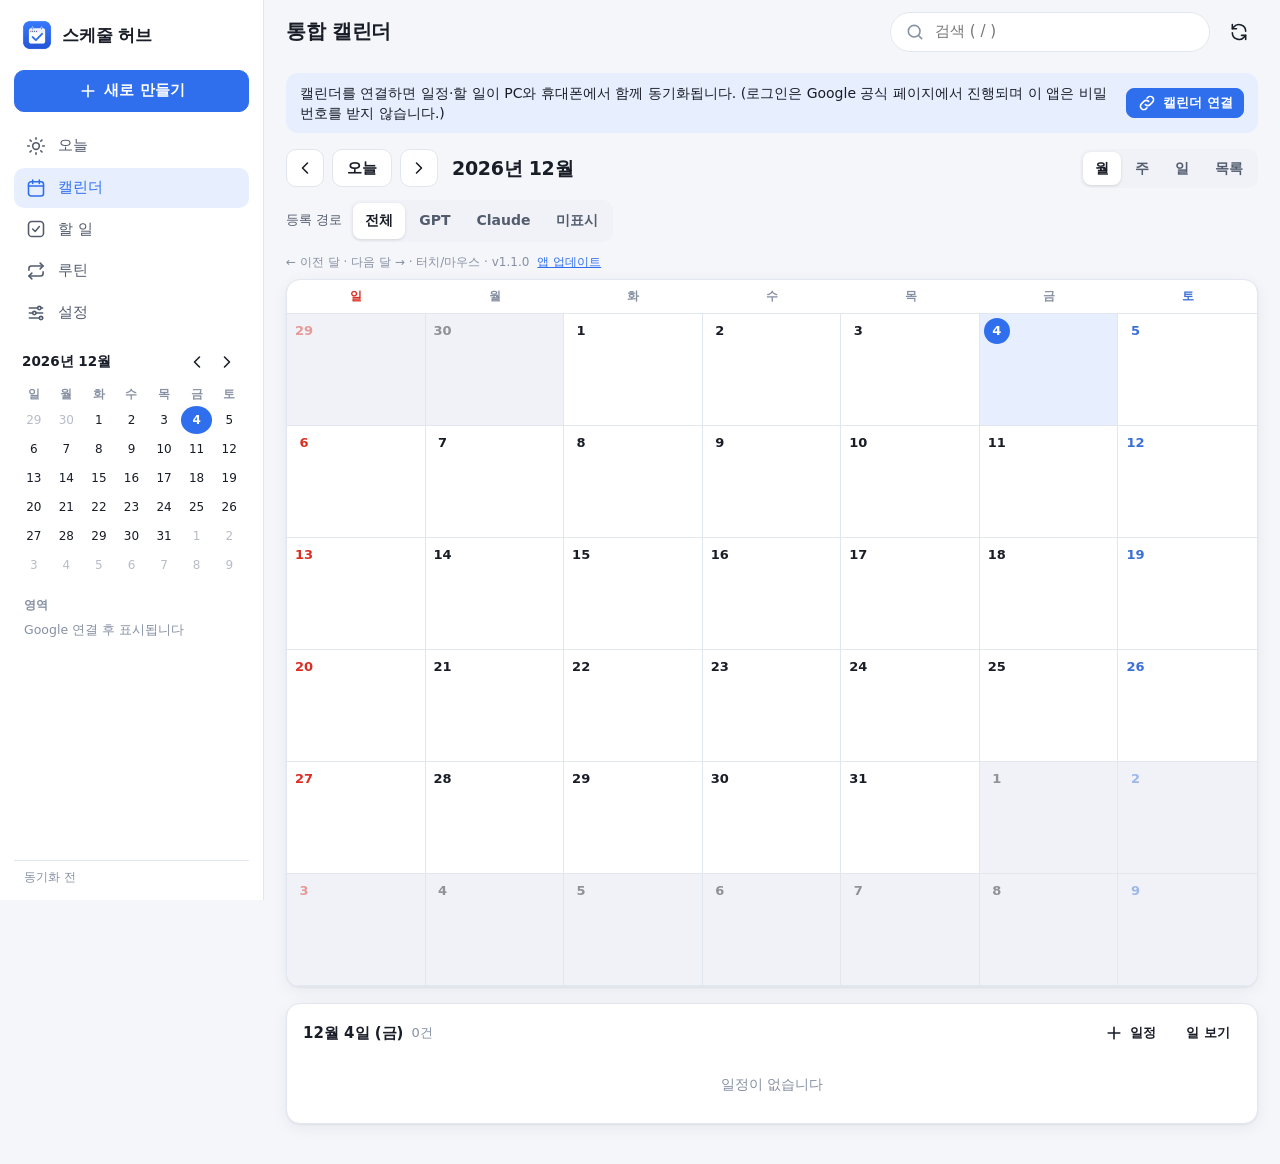
<file: index.html>
<!doctype html>
<html lang="ko">
<head>
  <meta charset="utf-8">
  <meta name="viewport" content="width=device-width, initial-scale=1, viewport-fit=cover">
  <title>스케줄 허브</title>
  <meta name="schedule-hub-release" content="1.1.0">
  <meta name="description" content="Google 캘린더·삼성 캘린더와 동기화되는 통합 일정·할 일·루틴 관리 앱">
  <meta name="theme-color" content="#f5f6fa">
  <meta name="mobile-web-app-capable" content="yes">
  <meta name="apple-mobile-web-app-capable" content="yes">
  <meta name="apple-mobile-web-app-title" content="스케줄 허브">
  <link rel="manifest" href="manifest.webmanifest">
  <link rel="icon" type="image/png" sizes="192x192" href="icons/icon-192.png">
  <link rel="apple-touch-icon" href="icons/apple-touch-icon.png">
  <link rel="stylesheet" href="css/app.css">
  <link rel="stylesheet" href="css/calendar-swipe.css?v=1.1.0">
  <script type="module" src="js/main.js?v=1.1.0"></script>
  <script type="module" src="js/event-complete.js"></script>
  <script type="module" src="js/calendar-swipe.js?v=1.1.0"></script>
</head>
<body>
  <div id="app" aria-busy="true">
    <aside class="sidebar" aria-label="사이드바">
      <div class="brand"><img src="icons/icon-192.png" alt=""><span>스케줄 허브</span></div>
      <button class="btn primary" data-action="new-any" style="width:100%;min-height:42px">
        <svg class="i" viewBox="0 0 24 24" aria-hidden="true"><path d="M12 5v14M5 12h14"/></svg>새로 만들기</button>
      <nav class="nav" aria-label="메뉴"></nav>
      <div class="side-sec mini" id="mini"></div>
      <div class="side-sec"><h4>영역</h4><div class="arealist" id="area-list"></div></div>
      <div class="side-foot" id="side-status"></div>
    </aside>
    <main>
      <header class="topbar">
        <h1 id="page-title">스케줄 허브</h1>
        <span class="grow"></span>
        <label class="search"><svg class="i" viewBox="0 0 24 24" aria-hidden="true"><circle cx="11" cy="11" r="7"/><path d="m20 20-3.5-3.5"/></svg>
          <input id="top-search" type="search" placeholder="검색 ( / )" aria-label="검색"></label>
        <button class="btn ghost icon mobile-only" data-action="search-mobile" aria-label="검색" id="search-m">
          <svg class="i" viewBox="0 0 24 24" aria-hidden="true"><circle cx="11" cy="11" r="7"/><path d="m20 20-3.5-3.5"/></svg></button>
        <button class="btn ghost icon" id="sync-btn" data-action="sync-btn" aria-label="동기화"></button>
      </header>
      <div id="banner" role="status"></div>
      <section id="view" aria-live="polite">
        <div class="empty" style="padding:60px 0">불러오는 중…</div>
      </section>
    </main>
    <nav class="tabbar" aria-label="하단 메뉴"></nav>
    <button class="fab" id="fab" data-action="fab" aria-label="새로 만들기">
      <svg class="i" viewBox="0 0 24 24" aria-hidden="true"><path d="M12 5v14M5 12h14"/></svg></button>
  </div>
  <div id="modal-root"></div>
  <div id="toast-root" aria-live="assertive"></div>
  <noscript>이 앱은 JavaScript가 필요합니다.</noscript>
</body>
</html>
</file>
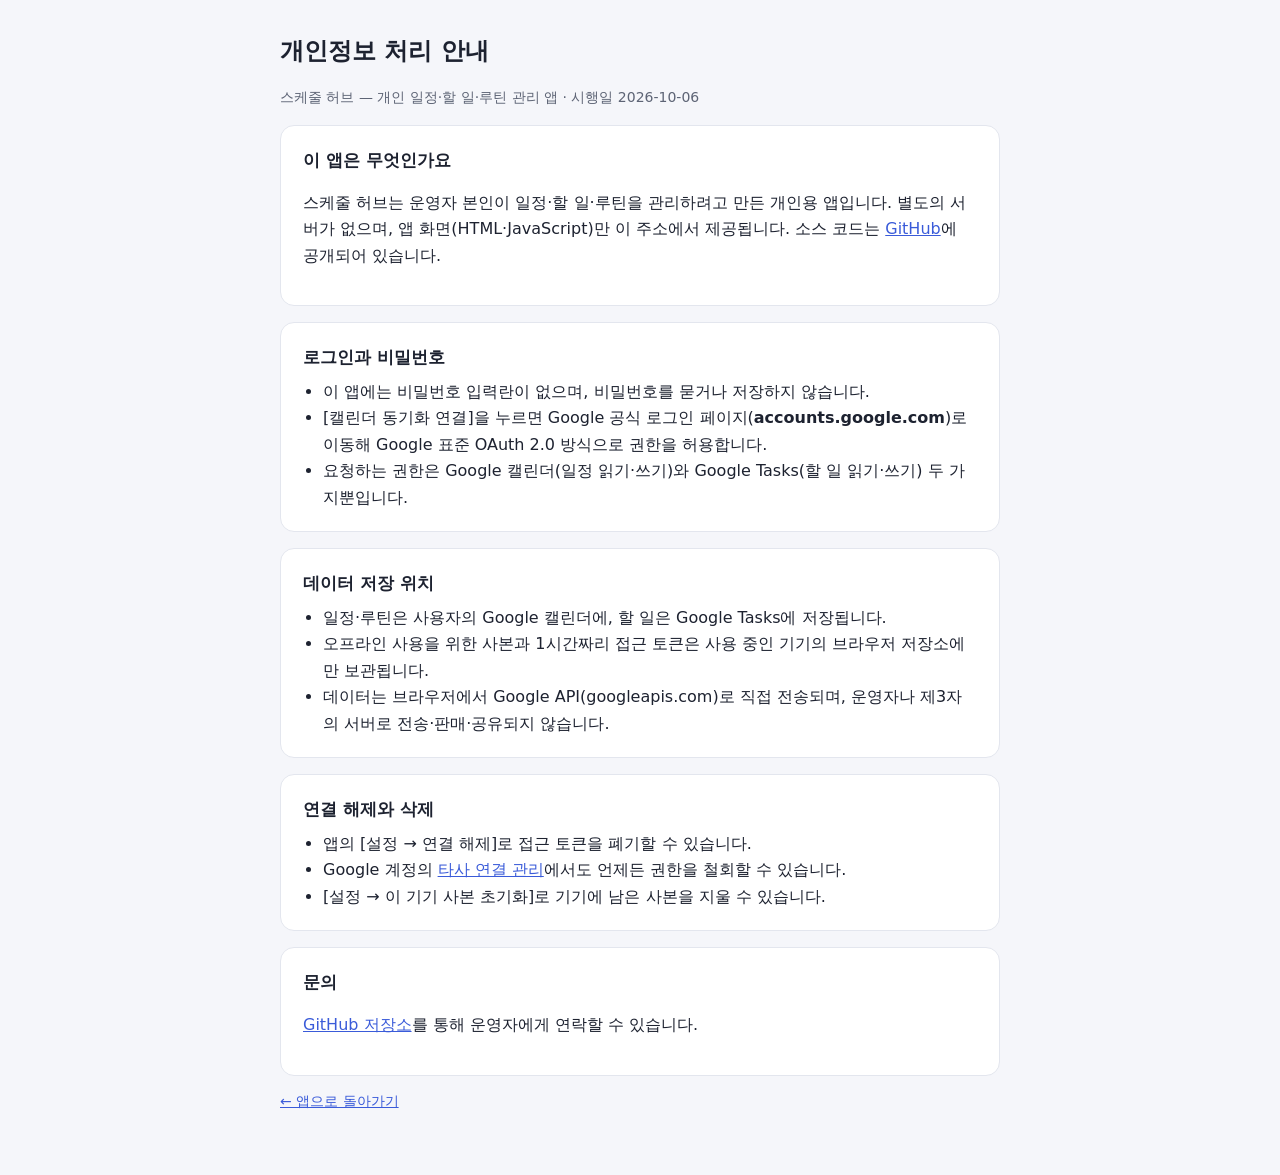
<file: privacy.html>
<!doctype html>
<html lang="ko">
<head>
  <meta charset="utf-8">
  <meta name="viewport" content="width=device-width, initial-scale=1">
  <title>개인정보 처리 안내 · 스케줄 허브</title>
  <meta name="description" content="스케줄 허브(개인 일정 관리 앱)의 개인정보 처리 안내">
  <link rel="icon" type="image/png" sizes="192x192" href="icons/icon-192.png">
  <style>
    :root { --bg:#f5f6fa; --fg:#1d2230; --muted:#5d6475; --card:#fff; --line:#e3e6ee; --acc:#3a5bd9; }
    @media (prefers-color-scheme: dark) { :root { --bg:#14161c; --fg:#e8eaf0; --muted:#a0a6b4; --card:#1d2029; --line:#2c303b; --acc:#8ea6ff; } }
    body { margin:0; background:var(--bg); color:var(--fg); font:16px/1.65 system-ui, -apple-system, "Segoe UI", "Malgun Gothic", sans-serif; }
    main { max-width:720px; margin:0 auto; padding:32px 16px 48px; }
    .card { background:var(--card); border:1px solid var(--line); border-radius:14px; padding:20px 22px; margin-top:16px; }
    h1 { font-size:24px; margin:0 0 4px; } h2 { font-size:17px; margin:0 0 8px; }
    p, li { color:var(--fg); } .muted { color:var(--muted); font-size:14px; }
    a { color:var(--acc); } ul { padding-left:20px; margin:0; }
  </style>
</head>
<body>
<main>
  <h1>개인정보 처리 안내</h1>
  <p class="muted">스케줄 허브 — 개인 일정·할 일·루틴 관리 앱 · 시행일 2026-10-06</p>

  <div class="card">
    <h2>이 앱은 무엇인가요</h2>
    <p>스케줄 허브는 운영자 본인이 일정·할 일·루틴을 관리하려고 만든 개인용 앱입니다. 별도의 서버가 없으며, 앱 화면(HTML·JavaScript)만 이 주소에서 제공됩니다. 소스 코드는 <a href="https://github.com/embrace0423-cmd/schedule-hub">GitHub</a>에 공개되어 있습니다.</p>
  </div>

  <div class="card">
    <h2>로그인과 비밀번호</h2>
    <ul>
      <li>이 앱에는 비밀번호 입력란이 없으며, 비밀번호를 묻거나 저장하지 않습니다.</li>
      <li>[캘린더 동기화 연결]을 누르면 Google 공식 로그인 페이지(<b>accounts.google.com</b>)로 이동해 Google 표준 OAuth 2.0 방식으로 권한을 허용합니다.</li>
      <li>요청하는 권한은 Google 캘린더(일정 읽기·쓰기)와 Google Tasks(할 일 읽기·쓰기) 두 가지뿐입니다.</li>
    </ul>
  </div>

  <div class="card">
    <h2>데이터 저장 위치</h2>
    <ul>
      <li>일정·루틴은 사용자의 Google 캘린더에, 할 일은 Google Tasks에 저장됩니다.</li>
      <li>오프라인 사용을 위한 사본과 1시간짜리 접근 토큰은 사용 중인 기기의 브라우저 저장소에만 보관됩니다.</li>
      <li>데이터는 브라우저에서 Google API(googleapis.com)로 직접 전송되며, 운영자나 제3자의 서버로 전송·판매·공유되지 않습니다.</li>
    </ul>
  </div>

  <div class="card">
    <h2>연결 해제와 삭제</h2>
    <ul>
      <li>앱의 [설정 → 연결 해제]로 접근 토큰을 폐기할 수 있습니다.</li>
      <li>Google 계정의 <a href="https://myaccount.google.com/connections">타사 연결 관리</a>에서도 언제든 권한을 철회할 수 있습니다.</li>
      <li>[설정 → 이 기기 사본 초기화]로 기기에 남은 사본을 지울 수 있습니다.</li>
    </ul>
  </div>

  <div class="card">
    <h2>문의</h2>
    <p><a href="https://github.com/embrace0423-cmd/schedule-hub">GitHub 저장소</a>를 통해 운영자에게 연락할 수 있습니다.</p>
  </div>
  <p class="muted"><a href="./">← 앱으로 돌아가기</a></p>
</main>
</body>
</html>
</file>
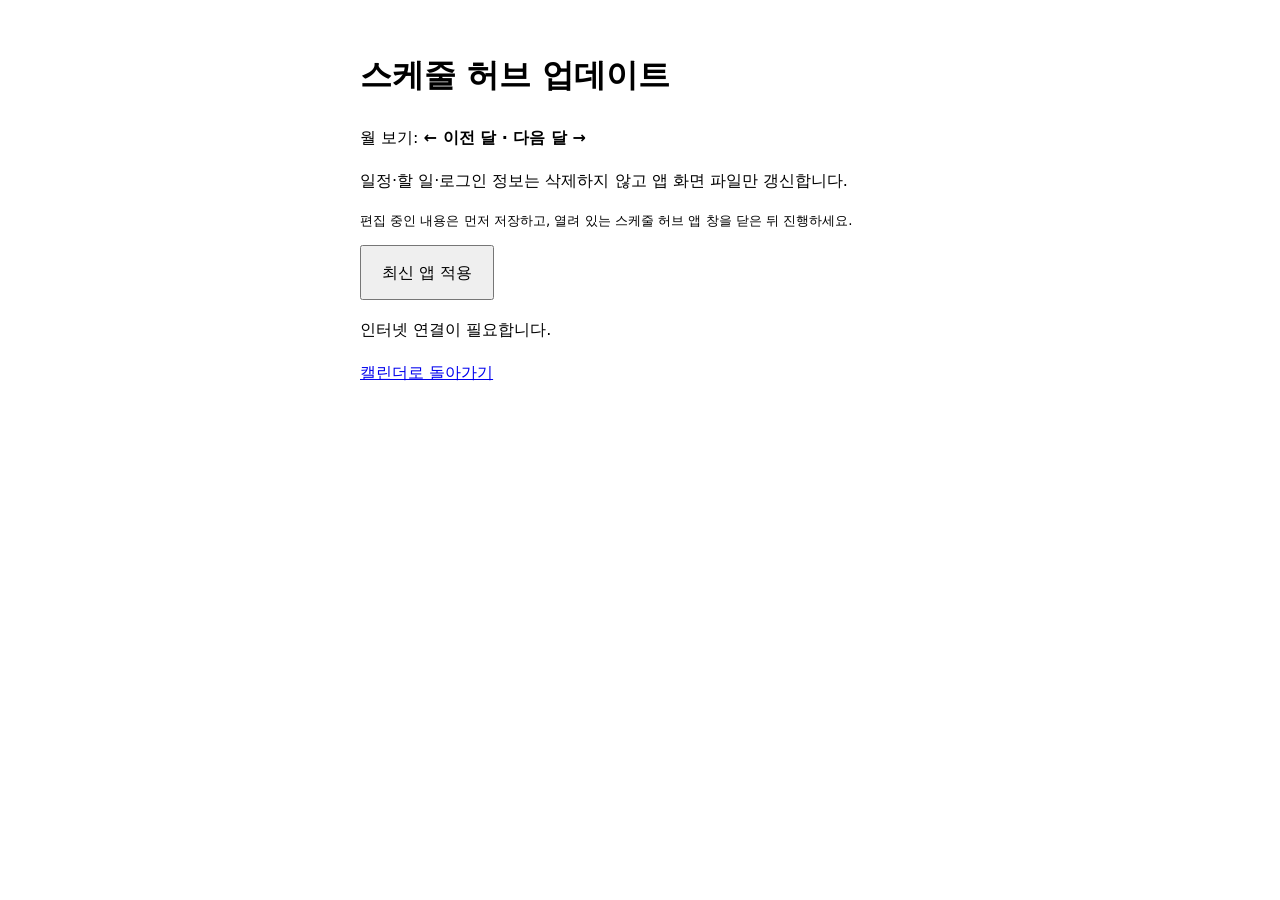
<file: update.html>
<!doctype html>
<html lang="ko">
<head>
  <meta charset="utf-8">
  <meta name="viewport" content="width=device-width, initial-scale=1">
  <meta name="robots" content="noindex">
  <title>스케줄 허브 · 앱 업데이트</title>
  <style>
    body { font: 16px/1.7 system-ui,sans-serif; max-width: 560px; margin: 48px auto; padding: 0 24px; }
    button, a { font: inherit; } button { padding: 12px 20px; cursor: pointer; }
    #status { white-space: pre-wrap; } small { display: block; margin: 12px 0; }
  </style>
</head>
<body>
  <h1>스케줄 허브 업데이트</h1>
  <p>월 보기: <strong>← 이전 달 · 다음 달 →</strong></p>
  <p>일정·할 일·로그인 정보는 삭제하지 않고 앱 화면 파일만 갱신합니다.</p>
  <small>편집 중인 내용은 먼저 저장하고, 열려 있는 스케줄 허브 앱 창을 닫은 뒤 진행하세요.</small>
  <button id="update" type="button">최신 앱 적용</button>
  <p id="status" role="status" aria-live="polite">인터넷 연결이 필요합니다.</p>
  <p><a id="back" href="./#/calendar?v=month">캘린더로 돌아가기</a></p>
  <script type="module">
    const base = new URL('./', location.href);
    const button = document.getElementById('update');
    const status = document.getElementById('status');
    const delay = (ms) => new Promise((r) => setTimeout(r, ms));
    function versionOf(worker) {
      if (!worker) return Promise.resolve(null);
      return new Promise((resolve) => {
        const channel = new MessageChannel();
        let timer;
        const finish = (value) => { clearTimeout(timer); channel.port1.close(); resolve(value); };
        timer = setTimeout(() => finish(null), 600);
        channel.port1.onmessage = (event) => finish(event.data?.version || null);
        try { worker.postMessage({ type: 'SH_GET_VERSION' }, [channel.port2]); }
        catch { finish(null); }
      });
    }
    button.addEventListener('click', async () => {
      button.disabled = true;
      status.textContent = '최신 앱 파일을 확인하고 있습니다…';
      try {
        const response = await fetch(new URL('sw.js?check=' + Date.now(), base), { cache: 'no-store' });
        if (!response.ok) throw new Error('최신 버전 확인 실패');
        const text = await response.text();
        const expected = text.match(/const VERSION\s*=\s*['"](sh-v[\d.]+)['"]/)?.[1];
        if (!expected) throw new Error('버전 정보를 확인하지 못했습니다.');
        if (!('serviceWorker' in navigator)) throw new Error('이 브라우저에서는 앱 업데이트를 지원하지 않습니다. Chrome으로 여세요.');
        const reg = await navigator.serviceWorker.register(new URL('sw.js', base), { scope: base.href, updateViaCache: 'none' });
        await reg.update();
        let activeVersion = null;
        const deadline = Date.now() + 30000;
        while (Date.now() < deadline) {
          reg.waiting?.postMessage({ type: 'SH_SKIP_WAITING' });
          activeVersion = await versionOf(reg.active);
          if (activeVersion === expected) break;
          await delay(250);
        }
        if (activeVersion !== expected) throw new Error('아직 업데이트가 완료되지 않았습니다. 연결을 확인하고 다시 눌러주세요.');
        // 새 worker가 HTML을 처리하도록 제어권 취득까지 확인한다.
        if (await versionOf(navigator.serviceWorker.controller) !== expected)
          throw new Error('앱 제어권 전환 중입니다. 잠시 후 다시 눌러주세요.');
        status.textContent = `업데이트 완료 (${expected}). 캘린더를 엽니다…`;
        const target = new URL('./', base);
        target.searchParams.set('app-update', expected);
        target.hash = '/calendar?v=month';
        location.replace(target.href);
      } catch (error) {
        status.textContent = `${error.message}\n일정과 로그인 정보는 그대로 유지됩니다.`;
        button.disabled = false;
      }
    });
  </script>
</body>
</html>
</file>
<file: css/app.css>
/* ───────── 스케줄 허브 — 디자인 토큰 ───────── */
:root {
  --bg: #f5f6fa;
  --surface: #ffffff;
  --surface-2: #f0f2f7;
  --surface-3: #e7eaf2;
  --text: #191d27;
  --text-2: #535c6e;
  --text-3: #8790a3;
  --line: #e2e6ee;
  --brand: #2f6fed;
  --brand-ink: #ffffff;
  --brand-weak: #e7efff;
  --danger: #d93025;
  --danger-weak: #fde8e6;
  --ok: #188038;
  --ok-weak: #e3f4e8;
  --warn: #c26401;
  --shadow: 0 1px 2px rgba(20, 28, 45, 0.06), 0 4px 16px rgba(20, 28, 45, 0.06);
  --shadow-lg: 0 10px 40px rgba(20, 28, 45, 0.18);
  --radius: 14px;
  --radius-sm: 10px;
  --sidebar: 264px;
  --tabbar: 62px;
  --safe-b: env(safe-area-inset-bottom, 0px);
  --font: 'Pretendard Variable', Pretendard, -apple-system, BlinkMacSystemFont, 'Segoe UI', 'Malgun Gothic',
    'Apple SD Gothic Neo', 'Noto Sans KR', system-ui, sans-serif;
  color-scheme: light;
}
@media (prefers-color-scheme: dark) {
  :root:not([data-theme='light']) {
    --bg: #0e1117;
    --surface: #161a22;
    --surface-2: #1d222c;
    --surface-3: #262c38;
    --text: #e7eaf1;
    --text-2: #a7afc0;
    --text-3: #747d90;
    --line: #2a303c;
    --brand: #7ea6ff;
    --brand-ink: #0d1b3a;
    --brand-weak: #1c2945;
    --danger: #ff7b6e;
    --danger-weak: #3a1f1d;
    --ok: #6fcf8c;
    --ok-weak: #18301f;
    --warn: #f0a649;
    --shadow: 0 1px 2px rgba(0, 0, 0, 0.3), 0 4px 16px rgba(0, 0, 0, 0.25);
    --shadow-lg: 0 10px 40px rgba(0, 0, 0, 0.5);
    color-scheme: dark;
  }
}
:root[data-theme='dark'] {
  --bg: #0e1117;
  --surface: #161a22;
  --surface-2: #1d222c;
  --surface-3: #262c38;
  --text: #e7eaf1;
  --text-2: #a7afc0;
  --text-3: #747d90;
  --line: #2a303c;
  --brand: #7ea6ff;
  --brand-ink: #0d1b3a;
  --brand-weak: #1c2945;
  --danger: #ff7b6e;
  --danger-weak: #3a1f1d;
  --ok: #6fcf8c;
  --ok-weak: #18301f;
  --warn: #f0a649;
  --shadow: 0 1px 2px rgba(0, 0, 0, 0.3), 0 4px 16px rgba(0, 0, 0, 0.25);
  --shadow-lg: 0 10px 40px rgba(0, 0, 0, 0.5);
  color-scheme: dark;
}

* {
  box-sizing: border-box;
}
html,
body {
  margin: 0;
  height: 100%;
}
body {
  background: var(--bg);
  color: var(--text);
  font-family: var(--font);
  font-size: 15px;
  line-height: 1.45;
  -webkit-font-smoothing: antialiased;
  -webkit-tap-highlight-color: transparent;
  overscroll-behavior-y: none;
}
button,
input,
select,
textarea {
  font: inherit;
  color: inherit;
}
a {
  color: var(--brand);
}
.sr {
  position: absolute;
  width: 1px;
  height: 1px;
  overflow: hidden;
  clip: rect(0 0 0 0);
}
svg.i {
  width: 20px;
  height: 20px;
  flex: none;
  stroke: currentColor;
  fill: none;
  stroke-width: 1.9;
  stroke-linecap: round;
  stroke-linejoin: round;
}

/* ───────── 레이아웃 ───────── */
#app {
  display: grid;
  grid-template-columns: var(--sidebar) 1fr;
  min-height: 100vh;
  min-height: 100dvh;
}
.sidebar {
  position: sticky;
  top: 0;
  height: 100vh;
  height: 100dvh;
  overflow-y: auto;
  background: var(--surface);
  border-right: 1px solid var(--line);
  padding: 18px 14px 14px;
  display: flex;
  flex-direction: column;
  gap: 14px;
}
.brand {
  display: flex;
  align-items: center;
  gap: 10px;
  padding: 2px 8px 6px;
  font-weight: 750;
  font-size: 17px;
  letter-spacing: -0.2px;
}
.brand img {
  width: 30px;
  height: 30px;
  border-radius: 8px;
}
.nav {
  display: flex;
  flex-direction: column;
  gap: 2px;
}
.nav a {
  display: flex;
  align-items: center;
  gap: 12px;
  padding: 9px 12px;
  border-radius: 10px;
  color: var(--text-2);
  text-decoration: none;
  font-weight: 560;
}
.nav a:hover {
  background: var(--surface-2);
}
.nav a.on {
  background: var(--brand-weak);
  color: var(--brand);
}
.nav .count {
  margin-left: auto;
  font-size: 12px;
  background: var(--danger);
  color: #fff;
  border-radius: 999px;
  padding: 0 7px;
  line-height: 18px;
  font-weight: 700;
}
.side-sec h4 {
  margin: 4px 10px 6px;
  font-size: 12px;
  color: var(--text-3);
  font-weight: 650;
  letter-spacing: 0.2px;
}
.side-foot {
  margin-top: auto;
  font-size: 12px;
  color: var(--text-3);
  padding: 8px 10px 0;
  border-top: 1px solid var(--line);
  display: flex;
  align-items: center;
  gap: 8px;
}

main {
  min-width: 0;
  display: flex;
  flex-direction: column;
}
.topbar {
  position: sticky;
  top: 0;
  z-index: 20;
  display: flex;
  align-items: center;
  gap: 10px;
  padding: 12px 22px;
  background: color-mix(in srgb, var(--bg) 88%, transparent);
  backdrop-filter: blur(10px);
  -webkit-backdrop-filter: blur(10px);
  border-bottom: 1px solid transparent;
}
.topbar h1 {
  font-size: 20px;
  margin: 0;
  font-weight: 750;
  letter-spacing: -0.3px;
  white-space: nowrap;
  overflow: hidden;
  text-overflow: ellipsis;
}
.topbar .grow {
  flex: 1;
}
.search {
  display: flex;
  align-items: center;
  gap: 8px;
  background: var(--surface);
  border: 1px solid var(--line);
  border-radius: 999px;
  padding: 7px 14px;
  width: min(320px, 34vw);
  color: var(--text-3);
}
.search input {
  border: 0;
  outline: 0;
  background: transparent;
  width: 100%;
  color: var(--text);
}
#view {
  padding: 6px 22px 40px;
  max-width: 1280px;
  width: 100%;
}
#banner:empty {
  display: none;
}
#banner {
  padding: 0 22px;
  max-width: 1280px;
}

/* ───────── 공통 컴포넌트 ───────── */
.btn {
  display: inline-flex;
  align-items: center;
  justify-content: center;
  gap: 6px;
  min-height: 38px;
  padding: 0 14px;
  border-radius: 10px;
  border: 1px solid var(--line);
  background: var(--surface);
  color: var(--text);
  font-weight: 600;
  cursor: pointer;
  white-space: nowrap;
  text-decoration: none;
}
.btn:hover {
  background: var(--surface-2);
}
.btn.primary {
  background: var(--brand);
  border-color: var(--brand);
  color: var(--brand-ink);
}
.btn.primary:hover {
  filter: brightness(1.06);
}
.btn.danger {
  color: var(--danger);
}
.btn.ghost {
  border-color: transparent;
  background: transparent;
}
.btn.ghost:hover {
  background: var(--surface-2);
}
.btn.sm {
  min-height: 30px;
  padding: 0 10px;
  font-size: 13px;
  border-radius: 8px;
}
.btn.icon {
  width: 38px;
  padding: 0;
}
.btn:disabled {
  opacity: 0.5;
  cursor: default;
}
.btn:focus-visible,
a:focus-visible,
input:focus-visible,
select:focus-visible,
textarea:focus-visible,
[tabindex]:focus-visible {
  outline: 2px solid var(--brand);
  outline-offset: 2px;
}
.seg {
  display: inline-flex;
  background: var(--surface-2);
  border-radius: 10px;
  padding: 3px;
  gap: 2px;
}
.seg {
  flex: none;
}
.seg button {
  white-space: nowrap;
  border: 0;
  background: transparent;
  padding: 6px 12px;
  border-radius: 8px;
  font-weight: 600;
  color: var(--text-2);
  cursor: pointer;
  font-size: 14px;
}
.seg button.on {
  background: var(--surface);
  color: var(--text);
  box-shadow: 0 1px 3px rgba(0, 0, 0, 0.12);
}
.card {
  background: var(--surface);
  border: 1px solid var(--line);
  border-radius: var(--radius);
  box-shadow: var(--shadow);
}
.card > header {
  display: flex;
  align-items: center;
  gap: 8px;
  padding: 14px 16px 6px;
}
.card > header h3 {
  margin: 0;
  font-size: 15px;
  font-weight: 700;
}
.card > header .sub {
  color: var(--text-3);
  font-size: 13px;
}
.card > header .end {
  margin-left: auto;
}
.card .body {
  padding: 6px 16px 14px;
}
.empty {
  color: var(--text-3);
  font-size: 14px;
  padding: 14px 2px;
  text-align: center;
}
.chip {
  display: inline-flex;
  align-items: center;
  gap: 5px;
  font-size: 12px;
  padding: 2px 8px;
  border-radius: 999px;
  background: var(--surface-2);
  color: var(--text-2);
  white-space: nowrap;
  font-weight: 560;
}
.dot {
  width: 9px;
  height: 9px;
  border-radius: 50%;
  flex: none;
  display: inline-block;
}
.muted {
  color: var(--text-3);
}
.danger-t {
  color: var(--danger);
}
.ok-t {
  color: var(--ok);
}
.row {
  display: flex;
  align-items: center;
  gap: 8px;
}
.wrap {
  flex-wrap: wrap;
}
.grid2 {
  display: grid;
  grid-template-columns: 1.15fr 1fr;
  gap: 16px;
  align-items: start;
}
.stack {
  display: flex;
  flex-direction: column;
  gap: 16px;
}

/* 배너 */
.notice {
  display: flex;
  align-items: center;
  gap: 10px;
  padding: 10px 14px;
  border-radius: 12px;
  margin: 8px 0 4px;
  background: var(--brand-weak);
  color: var(--text);
  font-size: 14px;
  flex-wrap: wrap;
}
.notice.warn {
  background: #fff4e0;
}
.notice.err {
  background: var(--danger-weak);
}
:root[data-theme='dark'] .notice.warn {
  background: #3a2c12;
}
@media (prefers-color-scheme: dark) {
  :root:not([data-theme='light']) .notice.warn {
    background: #3a2c12;
  }
}
.notice .grow {
  flex: 1;
  min-width: 160px;
}

/* 빠른 입력 */
.quick {
  padding: 12px;
  display: flex;
  flex-direction: column;
  gap: 8px;
}
.quick .bar {
  display: flex;
  gap: 8px;
  align-items: center;
}
.quick input {
  flex: 1;
  min-width: 0;
  height: 42px;
  border-radius: 10px;
  border: 1px solid var(--line);
  background: var(--surface-2);
  padding: 0 14px;
  outline: none;
}
.quick input:focus {
  border-color: var(--brand);
  background: var(--surface);
}
.quick .preview {
  font-size: 13px;
  color: var(--text-2);
  min-height: 18px;
  padding-left: 4px;
}
.quick .preview b {
  color: var(--brand);
  font-weight: 650;
}

/* 오늘 화면 */
.hello {
  display: flex;
  align-items: flex-end;
  justify-content: space-between;
  gap: 12px;
  margin: 8px 0 14px;
  flex-wrap: wrap;
}
.hello .date {
  font-size: 26px;
  font-weight: 780;
  letter-spacing: -0.5px;
}
.hello .sum {
  color: var(--text-2);
  font-size: 14px;
  margin-top: 2px;
}
.stats {
  display: flex;
  gap: 8px;
}
.stat {
  background: var(--surface);
  border: 1px solid var(--line);
  border-radius: 12px;
  padding: 8px 14px;
  min-width: 82px;
}
.stat b {
  display: block;
  font-size: 20px;
  font-weight: 760;
}
.stat span {
  font-size: 12px;
  color: var(--text-3);
}
.stat.alert b {
  color: var(--danger);
}

/* 일정 목록 아이템 */
.ev {
  display: flex;
  gap: 12px;
  padding: 9px 6px;
  border-radius: 10px;
  cursor: pointer;
  align-items: stretch;
}
.ev:hover {
  background: var(--surface-2);
}
.ev .t {
  width: 92px;
  flex: none;
  font-size: 13px;
  color: var(--text-2);
  font-variant-numeric: tabular-nums;
  padding-top: 1px;
}
.ev .bar {
  width: 4px;
  border-radius: 4px;
  flex: none;
}
.ev .c {
  min-width: 0;
  flex: 1;
}
.ev .title {
  font-weight: 620;
  overflow: hidden;
  text-overflow: ellipsis;
}
.ev .meta {
  font-size: 12.5px;
  color: var(--text-3);
  display: flex;
  gap: 8px;
  flex-wrap: wrap;
  margin-top: 1px;
}
.ev.past {
  opacity: 0.55;
}
.ev.pending .title::after,
.task.pending .title::after {
  content: '동기화 대기';
  font-size: 11px;
  color: var(--warn);
  margin-left: 8px;
  font-weight: 600;
}
.nowline {
  display: flex;
  align-items: center;
  gap: 8px;
  color: var(--danger);
  font-size: 12px;
  font-weight: 700;
  margin: 2px 6px;
}
.nowline::after {
  content: '';
  flex: 1;
  height: 2px;
  background: var(--danger);
  border-radius: 2px;
}
.day-h {
  font-size: 13px;
  font-weight: 700;
  color: var(--text-2);
  margin: 12px 6px 2px;
  display: flex;
  gap: 8px;
  align-items: baseline;
}
.day-h .muted {
  font-weight: 500;
}

/* 할 일 */
.task {
  display: flex;
  gap: 10px;
  padding: 9px 6px;
  border-radius: 10px;
  align-items: flex-start;
  cursor: pointer;
}
.task:hover {
  background: var(--surface-2);
}
.task.sub {
  padding-left: 30px;
}
.chk {
  width: 22px;
  height: 22px;
  border-radius: 50%;
  border: 2px solid var(--text-3);
  background: transparent;
  flex: none;
  cursor: pointer;
  display: grid;
  place-items: center;
  margin-top: 1px;
  padding: 0;
}
.chk:hover {
  border-color: var(--brand);
}
.chk.on {
  background: var(--ok);
  border-color: var(--ok);
}
.chk.on::after {
  content: '';
  width: 6px;
  height: 11px;
  border: solid #fff;
  border-width: 0 2.5px 2.5px 0;
  transform: rotate(45deg) translate(-1px, -1px);
}
.task .c {
  flex: 1;
  min-width: 0;
}
.task .title {
  font-weight: 560;
  word-break: break-word;
}
.task.done .title {
  text-decoration: line-through;
  color: var(--text-3);
}
.task .meta {
  font-size: 12.5px;
  color: var(--text-3);
  display: flex;
  gap: 8px;
  flex-wrap: wrap;
  margin-top: 2px;
  align-items: center;
}
.flag {
  color: var(--danger);
  font-weight: 700;
  font-size: 12px;
}
.group-h {
  display: flex;
  align-items: center;
  gap: 8px;
  font-size: 13px;
  font-weight: 700;
  color: var(--text-2);
  margin: 16px 6px 4px;
}
.group-h .n {
  color: var(--text-3);
  font-weight: 600;
}

/* 루틴 */
.rt {
  display: grid;
  grid-template-columns: auto 1fr auto;
  gap: 12px;
  align-items: center;
  padding: 12px 6px;
  border-bottom: 1px solid var(--line);
}
.rt:last-child {
  border-bottom: 0;
}
.rt .title {
  font-weight: 650;
}
.rt .meta {
  font-size: 12.5px;
  color: var(--text-3);
}
.strip {
  display: flex;
  gap: 4px;
  margin-top: 6px;
}
.strip i {
  width: 14px;
  height: 14px;
  border-radius: 4px;
  background: var(--surface-3);
  display: block;
}
.strip i.done {
  background: var(--ok);
}
.strip i.miss {
  background: transparent;
  border: 1.5px solid var(--danger);
  opacity: 0.6;
}
.strip i.today {
  outline: 2px solid var(--brand);
  outline-offset: 1px;
}
.streak {
  text-align: right;
  font-size: 12px;
  color: var(--text-3);
  min-width: 64px;
}
.streak b {
  display: block;
  font-size: 18px;
  color: var(--text);
}
.progress {
  height: 6px;
  border-radius: 6px;
  background: var(--surface-3);
  overflow: hidden;
}
.progress > i {
  display: block;
  height: 100%;
  background: var(--ok);
  border-radius: 6px;
}

/* ───────── 캘린더 ───────── */
.source-filter {
  display: flex;
  align-items: center;
  flex-wrap: wrap;
  gap: 8px;
  margin: 0 0 12px;
  font-size: 13px;
  color: var(--text-2);
}
.source-filter button { min-height: 36px; }
.source-badge {
  display: inline-block;
  padding: 0 5px;
  border: 1px solid var(--line);
  border-radius: 4px;
  font-size: 11px;
  line-height: 1.4;
  white-space: nowrap;
}
.source-badge.compact {
  flex-shrink: 0;
  padding: 0 2px;
  border-color: currentColor;
  font-size: 9px;
  line-height: 1.2;
  font-weight: 700;
  text-decoration: none;
}
.tg-ev .source-badge { margin-right: 3px; }

.cal-tools {
  display: flex;
  align-items: center;
  gap: 8px;
  margin: 6px 0 12px;
  flex-wrap: wrap;
}
.cal-tools h2 {
  font-size: 19px;
  margin: 0 6px;
  font-weight: 740;
  letter-spacing: -0.3px;
  min-width: 128px;
}
.cal-tools .grow {
  flex: 1;
}
.month {
  display: grid;
  grid-template-columns: repeat(7, minmax(0, 1fr));
  background: var(--surface);
  border: 1px solid var(--line);
  border-radius: var(--radius);
  overflow: hidden;
  box-shadow: var(--shadow);
}
.month .wd {
  text-align: center;
  font-size: 12px;
  font-weight: 700;
  color: var(--text-3);
  padding: 8px 0;
  border-bottom: 1px solid var(--line);
}
.month .wd.sun,
.mcell.sun .num,
.mcell.hol .num {
  color: var(--danger);
}
.month .wd.sat,
.mcell.sat .num {
  color: #3b6fd8;
}
.mcell {
  min-height: 112px;
  border-right: 1px solid var(--line);
  border-bottom: 1px solid var(--line);
  padding: 4px 4px 6px;
  cursor: pointer;
  min-width: 0;
  display: flex;
  flex-direction: column;
  gap: 2px;
}
.mcell:nth-child(7n) {
  border-right: 0;
}
.mcell.other {
  background: var(--surface-2);
}
.mcell.other .num {
  opacity: 0.45;
}
.mcell.sel {
  background: var(--brand-weak);
}
.mcell .num {
  font-size: 13px;
  font-weight: 650;
  width: 26px;
  height: 26px;
  display: grid;
  place-items: center;
  border-radius: 50%;
  font-variant-numeric: tabular-nums;
}
.mcell.today .num {
  background: var(--brand);
  color: var(--brand-ink) !important;
}
.mcell .hname {
  font-size: 10.5px;
  color: var(--danger);
  overflow: hidden;
  white-space: nowrap;
  text-overflow: ellipsis;
  padding: 0 3px;
}
.mchip {
  font-size: 12px;
  line-height: 18px;
  padding: 0 6px;
  border-radius: 5px;
  overflow: hidden;
  white-space: nowrap;
  text-overflow: ellipsis;
  display: flex;
  align-items: center;
  gap: 4px;
}
.mchip.allday {
  color: #fff;
  font-weight: 600;
}
.mchip.timed .dot {
  width: 7px;
  height: 7px;
}
.mchip.timed span.tm {
  color: var(--text-3);
  font-size: 11px;
  font-variant-numeric: tabular-nums;
}
.mchip:hover {
  filter: brightness(0.96);
  background: var(--surface-2);
}
.mchip.allday:hover {
  background: inherit;
}
.more {
  font-size: 11.5px;
  color: var(--text-3);
  padding: 0 6px;
  font-weight: 600;
}
.mdots {
  display: none;
}

.timegrid {
  background: var(--surface);
  border: 1px solid var(--line);
  border-radius: var(--radius);
  box-shadow: var(--shadow);
  overflow: hidden;
}
.tg-head,
.tg-allday {
  display: grid;
  border-bottom: 1px solid var(--line);
}
.tg-head > div {
  text-align: center;
  padding: 8px 0 6px;
  font-size: 12px;
  color: var(--text-3);
  font-weight: 650;
  cursor: pointer;
}
.tg-head .dn {
  display: block;
  font-size: 20px;
  color: var(--text);
  font-weight: 700;
  margin-top: 2px;
}
.tg-head .today .dn {
  color: var(--brand);
}
.tg-allday > div {
  border-left: 1px solid var(--line);
  padding: 3px;
  min-height: 28px;
  display: flex;
  flex-direction: column;
  gap: 2px;
  min-width: 0;
}
.tg-allday > div:first-child {
  border-left: 0;
  font-size: 11px;
  color: var(--text-3);
  display: grid;
  place-items: center;
}
.tg-scroll {
  overflow-y: auto;
  max-height: calc(100vh - 250px);
  max-height: calc(100dvh - 250px);
  position: relative;
}
.tg-body {
  display: grid;
  position: relative;
}
.tg-hours div {
  height: 48px;
  font-size: 11px;
  color: var(--text-3);
  text-align: right;
  padding-right: 6px;
  transform: translateY(-7px);
  font-variant-numeric: tabular-nums;
}
.tg-col {
  position: relative;
  border-left: 1px solid var(--line);
  background-image: linear-gradient(to bottom, var(--line) 1px, transparent 1px);
  background-size: 100% 48px;
  cursor: cell;
}
.tg-col.today {
  background-color: color-mix(in srgb, var(--brand-weak) 45%, transparent);
}
.tg-ev {
  position: absolute;
  border-radius: 6px;
  padding: 3px 6px;
  font-size: 12px;
  line-height: 1.25;
  overflow: hidden;
  color: #fff;
  cursor: pointer;
  border: 1px solid rgba(255, 255, 255, 0.5);
  box-shadow: 0 1px 2px rgba(0, 0, 0, 0.12);
}
.tg-ev b {
  font-weight: 650;
  display: block;
  overflow: hidden;
  text-overflow: ellipsis;
}
.tg-ev span {
  opacity: 0.9;
  font-size: 11px;
}
.tg-now {
  position: absolute;
  left: 0;
  right: 0;
  height: 2px;
  background: var(--danger);
  z-index: 3;
  pointer-events: none;
}
.tg-now::before {
  content: '';
  position: absolute;
  left: -5px;
  top: -4px;
  width: 10px;
  height: 10px;
  border-radius: 50%;
  background: var(--danger);
}
.day-panel {
  margin-top: 16px;
}

/* 미니 달력 */
.mini {
  padding: 0 4px;
}
.mini .mh {
  display: flex;
  align-items: center;
  justify-content: space-between;
  font-weight: 700;
  font-size: 13.5px;
  padding: 0 4px 6px;
}
.mini .mg {
  display: grid;
  grid-template-columns: repeat(7, 1fr);
  text-align: center;
  font-size: 11.5px;
  gap: 1px;
}
.mini .mg span {
  color: var(--text-3);
  font-weight: 650;
  padding: 3px 0;
}
.mini .mg button {
  border: 0;
  background: transparent;
  height: 28px;
  border-radius: 50%;
  cursor: pointer;
  font-size: 12px;
  position: relative;
  font-variant-numeric: tabular-nums;
}
.mini .mg button:hover {
  background: var(--surface-2);
}
.mini .mg button.o {
  color: var(--text-3);
  opacity: 0.6;
}
.mini .mg button.td {
  background: var(--brand);
  color: var(--brand-ink);
  font-weight: 700;
}
.mini .mg button.has::after {
  content: '';
  position: absolute;
  bottom: 3px;
  left: 50%;
  width: 4px;
  height: 4px;
  margin-left: -2px;
  border-radius: 50%;
  background: var(--brand);
}
.mini .mg button.td.has::after {
  background: var(--brand-ink);
}
.arealist label {
  display: flex;
  align-items: center;
  gap: 10px;
  padding: 6px 10px;
  border-radius: 8px;
  cursor: pointer;
  font-size: 14px;
}
.arealist label:hover {
  background: var(--surface-2);
}
.arealist input {
  display: none;
}
.arealist .box {
  width: 16px;
  height: 16px;
  border-radius: 4px;
  border: 2px solid;
  flex: none;
  display: grid;
  place-items: center;
}
.arealist .box.on::after {
  content: '';
  width: 4px;
  height: 8px;
  border: solid #fff;
  border-width: 0 2px 2px 0;
  transform: rotate(45deg) translate(-1px, -1px);
}
.arealist .nm {
  overflow: hidden;
  text-overflow: ellipsis;
  white-space: nowrap;
}

/* ───────── 모달 / 시트 ───────── */
.overlay {
  position: fixed;
  inset: 0;
  background: rgba(12, 16, 26, 0.45);
  z-index: 100;
  display: grid;
  place-items: center;
  padding: 20px;
  animation: fade 0.15s ease;
}
.dialog {
  background: var(--surface);
  border-radius: 18px;
  width: min(560px, 100%);
  max-height: min(88vh, 860px);
  overflow: auto;
  box-shadow: var(--shadow-lg);
  animation: pop 0.18s ease;
}
.dialog header {
  display: flex;
  align-items: center;
  gap: 8px;
  padding: 16px 18px 6px;
  position: sticky;
  top: 0;
  background: var(--surface);
  z-index: 2;
}
.dialog header h3 {
  margin: 0;
  font-size: 17px;
  flex: 1;
}
.dialog .content {
  padding: 8px 18px 6px;
  display: flex;
  flex-direction: column;
  gap: 14px;
}
.dialog footer {
  display: flex;
  gap: 8px;
  padding: 14px 18px 18px;
  position: sticky;
  bottom: 0;
  background: var(--surface);
  border-top: 1px solid var(--line);
}
.dialog footer .grow {
  flex: 1;
}
@keyframes fade {
  from {
    opacity: 0;
  }
}
@keyframes pop {
  from {
    transform: translateY(8px) scale(0.98);
    opacity: 0;
  }
}
@keyframes up {
  from {
    transform: translateY(40px);
    opacity: 0.4;
  }
}
.field {
  display: flex;
  flex-direction: column;
  gap: 6px;
}
.field > label,
.field > .lbl {
  font-size: 12.5px;
  font-weight: 650;
  color: var(--text-2);
}
.field input[type='text'],
.field input[type='date'],
.field input[type='time'],
.field input[type='search'],
.field select,
.field textarea,
input.inp,
select.inp {
  height: 42px;
  border-radius: 10px;
  border: 1px solid var(--line);
  background: var(--surface-2);
  padding: 0 12px;
  outline: none;
  width: 100%;
  min-width: 0;
}
.field textarea {
  height: auto;
  min-height: 76px;
  padding: 10px 12px;
  resize: vertical;
}
.field input:focus,
.field select:focus,
.field textarea:focus,
input.inp:focus {
  border-color: var(--brand);
  background: var(--surface);
}
.field .title-input {
  font-size: 18px;
  font-weight: 650;
  height: 48px;
}
.two {
  display: grid;
  grid-template-columns: 1fr 1fr;
  gap: 10px;
}
.switch {
  display: inline-flex;
  align-items: center;
  gap: 10px;
  cursor: pointer;
  font-weight: 600;
  font-size: 14px;
}
.switch input {
  display: none;
}
.switch i {
  width: 40px;
  height: 24px;
  border-radius: 999px;
  background: var(--surface-3);
  position: relative;
  transition: background 0.15s;
  flex: none;
}
.switch i::after {
  content: '';
  position: absolute;
  top: 3px;
  left: 3px;
  width: 18px;
  height: 18px;
  border-radius: 50%;
  background: #fff;
  box-shadow: 0 1px 2px rgba(0, 0, 0, 0.3);
  transition: left 0.15s;
}
.switch input:checked + i {
  background: var(--brand);
}
.switch input:checked + i::after {
  left: 19px;
}
.areas-pick {
  display: flex;
  flex-wrap: wrap;
  gap: 6px;
}
.areas-pick button,
.days-pick button,
.prio-pick button {
  border: 1px solid var(--line);
  background: var(--surface);
  border-radius: 999px;
  padding: 6px 12px;
  display: inline-flex;
  align-items: center;
  gap: 6px;
  cursor: pointer;
  font-weight: 560;
  font-size: 13.5px;
}
.areas-pick button.on,
.prio-pick button.on {
  border-color: var(--brand);
  background: var(--brand-weak);
  color: var(--brand);
}
.days-pick {
  display: flex;
  gap: 6px;
  flex-wrap: wrap;
}
.days-pick button {
  width: 40px;
  height: 40px;
  padding: 0;
  justify-content: center;
}
.days-pick button.on {
  background: var(--brand);
  border-color: var(--brand);
  color: var(--brand-ink);
}
.hint {
  font-size: 12.5px;
  color: var(--text-3);
}
.scope-ask {
  display: flex;
  flex-direction: column;
  gap: 8px;
}

/* 토스트 */
#toast-root {
  position: fixed;
  left: 50%;
  bottom: 24px;
  transform: translateX(-50%);
  z-index: 200;
  display: flex;
  flex-direction: column;
  gap: 8px;
  align-items: center;
  pointer-events: none;
  width: min(92vw, 460px);
}
.toast {
  background: #20242e;
  color: #fff;
  padding: 10px 16px;
  border-radius: 12px;
  font-size: 14px;
  box-shadow: var(--shadow-lg);
  animation: pop 0.2s ease;
  pointer-events: auto;
  display: flex;
  gap: 12px;
  align-items: center;
}
.toast.error {
  background: #b3261e;
}
.toast button {
  background: transparent;
  border: 0;
  color: #9ec1ff;
  font-weight: 700;
  cursor: pointer;
}

/* 설정 */
.settings {
  display: grid;
  grid-template-columns: repeat(auto-fit, minmax(340px, 1fr));
  gap: 16px;
  align-items: start;
}
.kv {
  display: flex;
  align-items: center;
  justify-content: space-between;
  gap: 10px;
  padding: 10px 0;
  border-bottom: 1px solid var(--line);
  font-size: 14px;
}
.kv:last-child {
  border-bottom: 0;
}
.kv .k {
  color: var(--text-2);
}
.code {
  font-family: ui-monospace, 'Cascadia Code', Consolas, monospace;
  font-size: 12.5px;
  background: var(--surface-2);
  padding: 8px 10px;
  border-radius: 8px;
  word-break: break-all;
  flex: 1;
  min-width: 0;
}
.steps {
  margin: 4px 0 0;
  padding-left: 20px;
  font-size: 14px;
  color: var(--text-2);
}
.steps li {
  margin: 6px 0;
}
.steps b {
  color: var(--text);
}
.status-pill {
  display: inline-flex;
  align-items: center;
  gap: 6px;
  font-size: 12.5px;
  font-weight: 650;
  padding: 3px 10px;
  border-radius: 999px;
  background: var(--surface-2);
  color: var(--text-2);
}
.status-pill.ok {
  background: var(--ok-weak);
  color: var(--ok);
}
.status-pill.bad {
  background: var(--danger-weak);
  color: var(--danger);
}
.spin {
  animation: spin 1s linear infinite;
}
@keyframes spin {
  to {
    transform: rotate(360deg);
  }
}

/* 하단 탭 (모바일) */
.mobile-only {
  display: none;
}
.tabbar {
  display: none;
}
.fab {
  display: none;
}

/* ───────── 반응형: 태블릿 이하 ───────── */
@media (max-width: 1100px) {
  .grid2 {
    grid-template-columns: 1fr;
  }
  .grid2 > .stack {
    display: contents;
  }
  .grid2 .o1 {
    order: 1;
  }
  .grid2 .o2 {
    order: 2;
  }
  .grid2 .o3 {
    order: 3;
  }
  .grid2 .o4 {
    order: 4;
  }
}
@media (max-width: 900px) {
  #app {
    grid-template-columns: 1fr;
  }
  .sidebar {
    display: none;
  }
  .topbar {
    padding: 10px 16px;
    padding-top: max(10px, env(safe-area-inset-top));
  }
  .topbar h1 {
    font-size: 19px;
  }
  .search {
    display: none;
  }
  .mobile-only {
    display: inline-flex;
  }
  #view {
    padding: 4px 16px calc(var(--tabbar) + var(--safe-b) + 84px);
  }
  #banner {
    padding: 0 16px;
  }
  .tabbar {
    display: grid;
    grid-template-columns: repeat(5, 1fr);
    position: fixed;
    left: 0;
    right: 0;
    bottom: 0;
    height: calc(var(--tabbar) + var(--safe-b));
    padding-bottom: var(--safe-b);
    background: color-mix(in srgb, var(--surface) 94%, transparent);
    backdrop-filter: blur(12px);
    -webkit-backdrop-filter: blur(12px);
    border-top: 1px solid var(--line);
    z-index: 40;
  }
  .tabbar a {
    display: flex;
    flex-direction: column;
    align-items: center;
    justify-content: center;
    gap: 3px;
    font-size: 11px;
    color: var(--text-3);
    text-decoration: none;
    font-weight: 600;
    position: relative;
  }
  .tabbar a.on {
    color: var(--brand);
  }
  .tabbar a .count {
    position: absolute;
    top: 6px;
    left: calc(50% + 6px);
    font-size: 10px;
    background: var(--danger);
    color: #fff;
    border-radius: 999px;
    padding: 0 5px;
    line-height: 15px;
    font-weight: 700;
  }
  .fab {
    display: grid;
    place-items: center;
    position: fixed;
    right: 18px;
    bottom: calc(var(--tabbar) + var(--safe-b) + 16px);
    width: 56px;
    height: 56px;
    border-radius: 18px;
    background: var(--brand);
    color: var(--brand-ink);
    border: 0;
    box-shadow: 0 6px 20px rgba(47, 111, 237, 0.4);
    z-index: 41;
    cursor: pointer;
  }
  .fab svg.i {
    width: 26px;
    height: 26px;
    stroke-width: 2.2;
  }
  .hello .date {
    font-size: 22px;
  }
  .stats {
    width: 100%;
  }
  .stat {
    flex: 1;
    min-width: 0;
    padding: 8px 10px;
  }
  .ev .t {
    width: 74px;
    font-size: 12.5px;
  }
  .mcell {
    min-height: 64px;
    padding: 2px 2px 4px;
  }
  .mcell .num {
    width: 24px;
    height: 24px;
    font-size: 12.5px;
    margin: 0 auto;
  }
  .mcell .hname {
    display: none;
  }
  .mchip {
    font-size: 10.5px;
    line-height: 15px;
    padding: 0 3px;
    border-radius: 3px;
  }
  .mchip.timed .dot,
  .mchip.timed .tm {
    display: none;
  }
  .mchip.timed {
    background: var(--surface-2);
  }
  .tg-head .dn {
    font-size: 16px;
  }
  .tg-ev {
    padding: 2px 3px;
    font-size: 10.5px;
  }
  .tg-ev span {
    display: none;
  }
  .tg-scroll {
    max-height: calc(100dvh - 300px);
  }
  .cal-tools h2 {
    font-size: 17px;
    min-width: 0;
  }
  .settings {
    grid-template-columns: 1fr;
  }
  /* 모달 → 바텀시트 */
  .overlay {
    place-items: end stretch;
    padding: 0;
  }
  .dialog {
    width: 100%;
    max-height: 92dvh;
    border-radius: 20px 20px 0 0;
    animation: up 0.2s ease;
  }
  .dialog footer {
    padding-bottom: calc(14px + var(--safe-b));
  }
  #toast-root {
    bottom: calc(var(--tabbar) + var(--safe-b) + 84px);
  }
}
@media (max-width: 520px) {
  .quick .bar > .hint {
    display: none;
  }
}
@media (max-width: 380px) {
  .two {
    grid-template-columns: 1fr;
  }
  .seg button {
    padding: 6px 9px;
  }
}
@media (display-mode: standalone) {
  .topbar {
    -webkit-app-region: no-drag;
  }
}
</file>
<file: css/calendar-swipe.css>
/* 가로 터치만 앱에서 처리하고 세로 스크롤·두 손가락 확대는 브라우저에 맡긴다. */
#view .month {
  touch-action: pan-y pinch-zoom;
}
</file>
